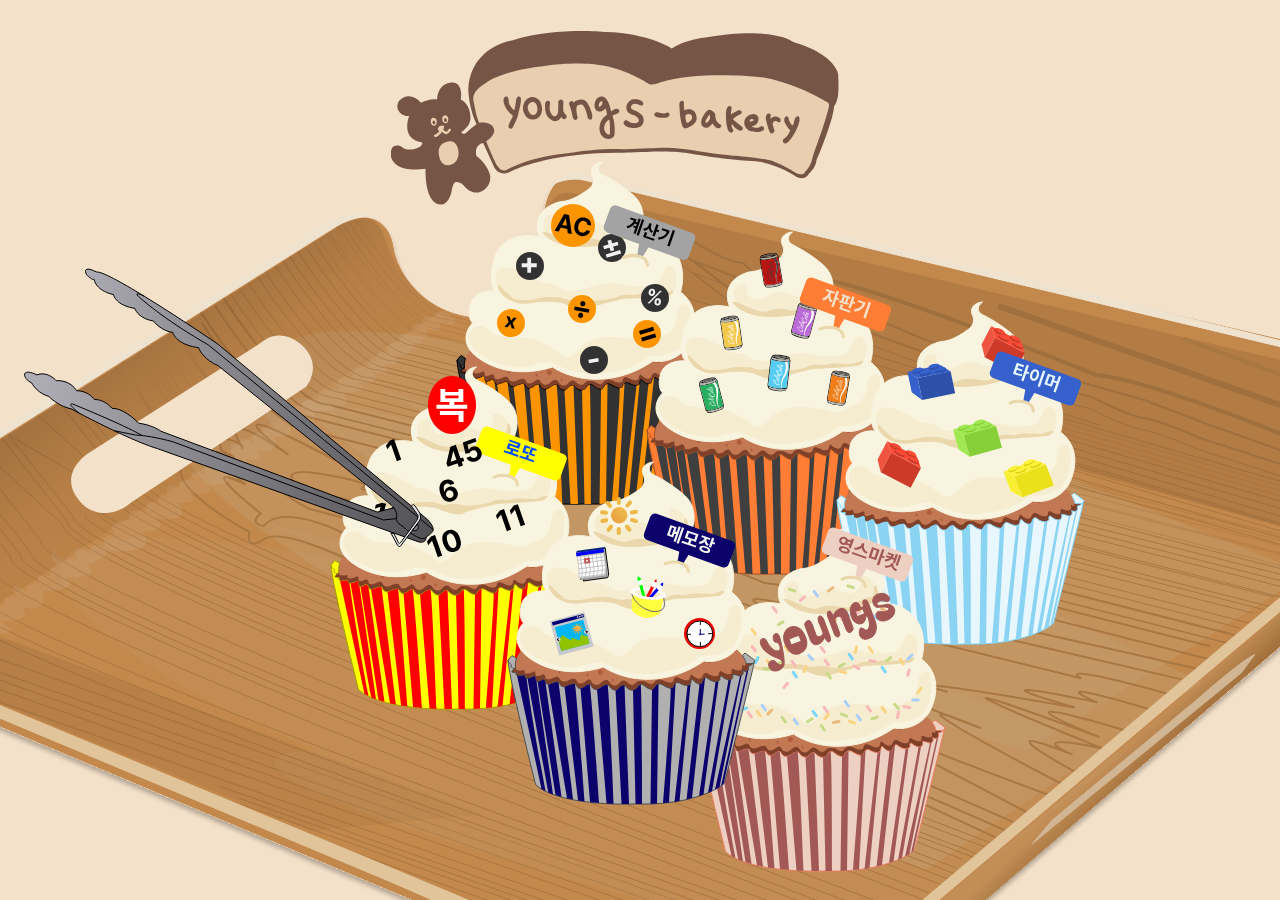
<file: index.html>
<!DOCTYPE html>
<html lang="ko-KR">
	<head>
		<meta charset="UTF-8" />
		<meta http-equiv="X-UA-Compatible" content="IE=edge" />
		<meta name="viewport" content="width=device-width, initial-scale=1.0" />
		<title>YOUNGMARKET</title>
		<style>
			body {
				background: #f4e1ca url("./images/bg-tray.svg") no-repeat top;
			}

			h1 {
				text-align: center;
				padding: 10px 0 25px 0;
				transform: translateX(-2%);
			}

			li {
				list-style: none;
			}

			button {
				background: none;
				border: none;
				cursor: pointer;
			}

			.breads {
				position: relative;
			}

			.bread_calculator,
			.bread_lotto,
			.bread_timer,
			.bread_youngsmarket,
			.bread_vendingmachine,
			.bread_memo {
				position: absolute;
			}

			.bread_calculator {
				top: 0;
				left: 35%;
				transform: translateY(-100px);
			}

			.bread_vendingmachine {
				top: 0;
				left: 50%;
				transform: translateY(-30px);
			}

			.bread_timer {
				top: 0;
				left: 65%;
				transform: translateY(40px);
			}

			.bread_lotto {
				top: 0;
				left: 25%;
				transform: translateY(105px);
			}

			.bread_memo {
				top: 0;
				left: 39%;
				transform: translateY(200px);
				z-index: 100;
			}

			.bread_youngsmarket {
				top: 0;
				left: 54%;
				transform: translateY(265px);
			}

			.tongs {
				position: absolute;
				/* transition: transform 0.1s ease; */
				z-index: 100;
			}
		</style>
	</head>
	<body>
		<h1><img src="./images/main-logo.svg" alt="로고" /></h1>
		<div class="container">
			<ul class="breads">
				<li class="bread_calculator">
					<a href="https://marrron.github.io/youngs-bakery-JO/calculator/"
						><button type="button">
							<img src="./images/bread_calculator.svg" alt="계산기" /></button
					></a>
				</li>
				<li class="bread_memo">
					<a href="https://marrron.github.io/youngs-bakery-JO/memo/"
						><button type="button">
							<img src="./images/bread_memo.svg" alt="메모장" /></button
					></a>
				</li>

				<li class="bread_lotto">
					<a href="https://marrron.github.io/youngs-bakery-JO/lotto/"
						><button type="button">
							<img src="./images/bread_lotto.svg" alt="로또" /></button
					></a>
				</li>
				<li class="bread_vendingmachine">
					<a href="https://marrron.github.io/youngs-bakery-JO/vending-machine/"
						><button type="button">
							<img
								src="./images/bread_vendingmachine.svg"
								alt="자판기"
							/></button
					></a>
				</li>
				<li class="bread_timer">
					<a href="https://marrron.github.io/youngs-bakery-JO/timer/"
						><button type="button">
							<img src="./images/bread_timer.svg" alt="타이머" /></button
					></a>
				</li>
				<li class="bread_youngsmarket">
					<a href=""
						><button type="button">
							<img
								src="./images/bread_youngsmarket.svg"
								alt="영스마켓"
							/></button
					></a>
				</li>
			</ul>
			<img class="tongs" src="./images/tongs.svg" alt="tongs" />
		</div>
		<script>
			document.addEventListener("mousemove", function (event) {
				const tongs = document.querySelector(".tongs");
				const x = event.clientX;
				const y = event.clientY;
				tongs.style.transform = `translate(${x - 100}px, ${y - 350}px)`;
			});

			document
				.querySelector(".tongs")
				.addEventListener("click", function (event) {
					const tongs = document.querySelector(".tongs");
					const x = event.clientX;
					const y = event.clientY;

					const liElements = document.querySelectorAll(".breads li");
					tongs.src = "./images/tongs_active.svg";

					liElements.forEach((li) => {
						const rect = li.getBoundingClientRect();
						console.log(rect, x, y);
						if (
							x >= rect.left &&
							x <= rect.right &&
							y >= rect.top &&
							y <= rect.bottom
						) {
							const link = li.querySelector("a");
							if (link) {
								setTimeout(() => {
									link.click();
								}, 300);
							}
						}
					});
				});
		</script>
	</body>
</html>
</file>
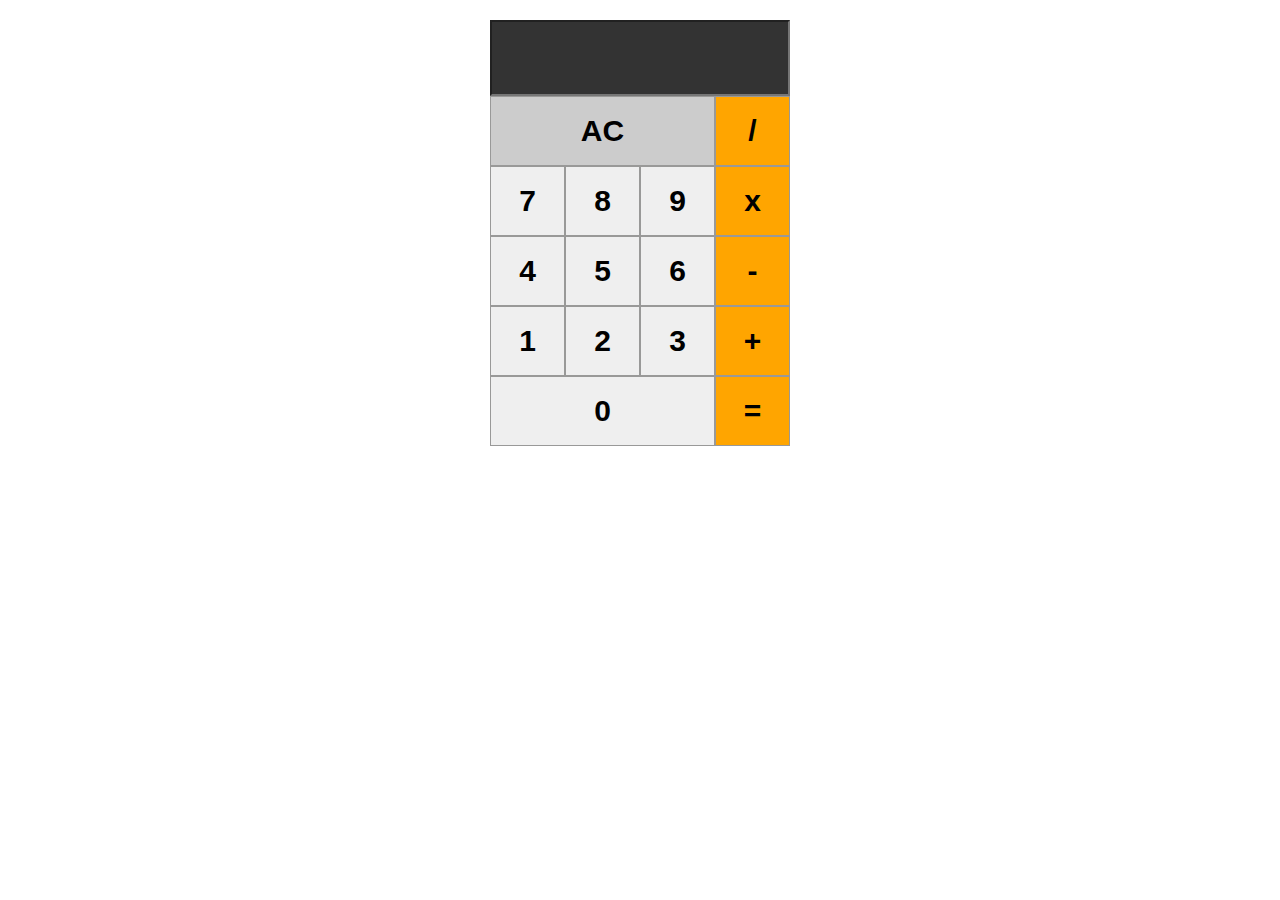
<file: calculator/index.html>
<!DOCTYPE html>
<html lang="en">
	<head>
		<meta charset="UTF-8" />
		<meta name="viewport" content="width=device-width, initial-scale=1.0" />
		<title>calculator</title>
		<link rel="stylesheet" href="reset.css" />
		<link rel="stylesheet" href="main.css" />
	</head>
	<body>
		<div class="calculator">
			<input type="text" id="result" readonly />
			<div class="button-wrap">
				<button class="clear" onclick="clearResult()">AC</button>
				<button class="operator" onclick="appendToResult('/')">/</button>
				<button onclick="appendToResult(7)">7</button>
				<button onclick="appendToResult(8)">8</button>
				<button onclick="appendToResult(9)">9</button>
				<button class="operator" onclick="appendToResult('*')">x</button>
				<button onclick="appendToResult(4)">4</button>
				<button onclick="appendToResult(5)">5</button>
				<button onclick="appendToResult(6)">6</button>
				<button class="operator" onclick="appendToResult('-')">-</button>
				<button onclick="appendToResult(1)">1</button>
				<button onclick="appendToResult(2)">2</button>
				<button onclick="appendToResult(3)">3</button>
				<button class="operator" onclick="appendToResult('+')">+</button>
				<button class="zero" onclick="appendToResult(0)">0</button>
				<button class="operator" onclick="calculateResult()">=</button>
			</div>
		</div>
		<script src="index.js"></script>
	</body>
</html>
</file>
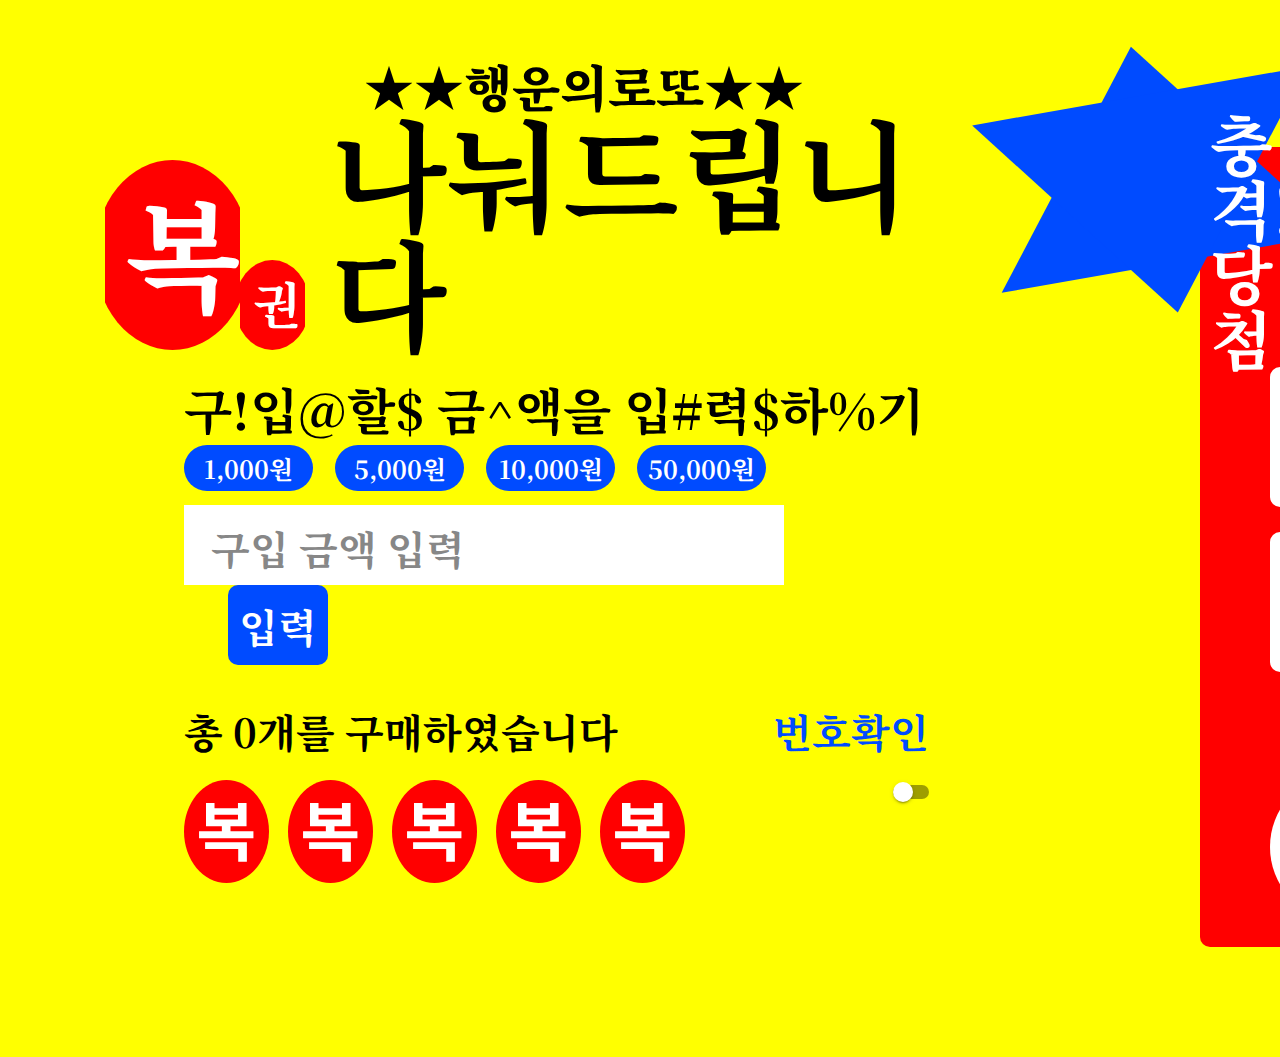
<file: lotto/index.html>
<!DOCTYPE html>
<html lang="en">
	<head>
		<meta charset="UTF-8" />
		<meta name="viewport" content="width=device-width, initial-scale=1.0" />
		<title>lotto</title>
		<link rel="stylesheet" href="reset.css" />
		<link rel="stylesheet" href="main.css" />
		<link rel="preconnect" href="https://fonts.googleapis.com" />
		<link rel="preconnect" href="https://fonts.gstatic.com" crossorigin />
		<link
			href="https://fonts.googleapis.com/css2?family=Noto+Serif+KR:wght@500;600;700;900&display=swap"
			rel="stylesheet"
		/>
	</head>
	<body>
		<div class="left-side">
			<p class="">★★행운의로또★★</p>
			<div class="lotto">
				<div class="bok"><span>복</span></div>
				<div class="kwon"><span>권</span></div>
				<p>나눠드립니다</p>
			</div>
			<div class="purchase-side">
				<p class="purchase">구!입@할$ 금^액을 입#력$하%기</p>
				<div class="btn">
					<button>1,000원</button>
					<button>5,000원</button>
					<button>10,000원</button>
					<button>50,000원</button>
				</div>
				<div class="input-side">
					<input type="number" placeholder="구입 금액 입력" />
					<button>입력</button>
				</div>
				<div class="check-side">
					<span>총 0개를 구매하였습니다</span>
					<span>번호확인</span>
				</div>
				<div class="bok-side">
					<div class="img-wrap">
						<img src="src/bok.svg" alt="" />
						<img src="src/bok.svg" alt="" />
						<img src="src/bok.svg" alt="" />
						<img src="src/bok.svg" alt="" />
						<img src="src/bok.svg" alt="" />
					</div>
					<label class="toggle">
						<input type="checkbox" class="toggle-btn" />
						<span></span>
					</label>
				</div>
			</div>
		</div>
		<div class="right-side">
			<p>충격!<br />당첨</p>
			<div class="triangle"></div>
			<div class="red-side">
				<div class="winning-number">
					<p>당첨번호</p>
					<div class="winning">
						<div><p></p></div>
						<div><p></p></div>
						<div><p></p></div>
						<div><p></p></div>
						<div><p></p></div>
						<div><p></p></div>
					</div>
					<p class="bonus-number">뽀나스번호</p>
					<div class="bonus">
						<div><p></p></div>
						<div class="button-wrap">
							<button class="auto-result">당첨 번호 자동입력</button>
							<button class="result">결과 확인하기</button>
						</div>
					</div>
				</div>
			</div>
		</div>

		<dialog class="modal">
			<div>
				<h2><span>★</span>당첨통계<span>★</span></h2>
				<table>
					<thead>
						<tr>
							<th>일치 갯수</th>
							<th>당첨금</th>
							<th>당첨 갯수</th>
						</tr>
					</thead>
					<tbody>
						<tr>
							<td>0 ~ 2개</td>
							<td>0</td>
							<td>1개</td>
						</tr>
						<tr>
							<td>3개</td>
							<td>5,000</td>
							<td>0개</td>
						</tr>
						<tr>
							<td>4개</td>
							<td>50,000</td>
							<td>0개</td>
						</tr>
						<tr>
							<td>5개</td>
							<td>1,500,000</td>
							<td>0개</td>
						</tr>
						<tr>
							<td>5개 + 보너스볼</td>
							<td>30,000,000</td>
							<td>0개</td>
						</tr>
						<tr>
							<td>6개</td>
							<td>2,000,000,000</td>
							<td>0개</td>
						</tr>
					</tbody>
				</table>
				<p class="rate-of-return">당신의 총 수익률은 -100.00%입니다.</p>
				<button class="restart">다시 시작하기</button>
			</div>
		</dialog>
		<script src="index.js"></script>
	</body>
</html>
</file>
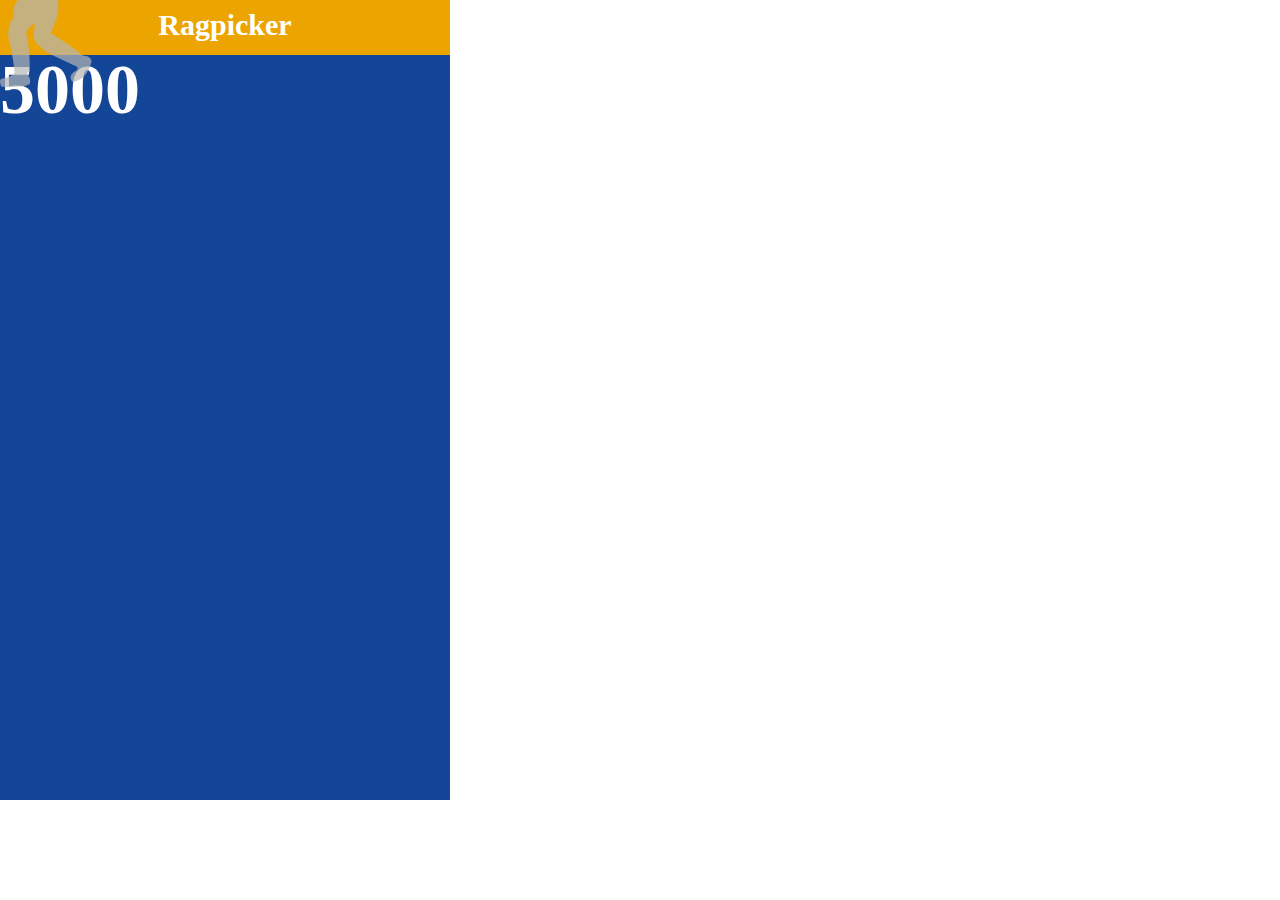
<file: ragpicker/index.html>
<!DOCTYPE html>
<html lang="en">
	<head>
		<meta charset="UTF-8" />
		<meta name="viewport" content="width=device-width, initial-scale=1.0" />
		<link rel="stylesheet" href="main.css" />
		<link rel="stylesheet" href="reset.css" />
		<title>ragpicker</title>
	</head>
	<body>
		<div class="wrapper">
			<header><p>Ragpicker</p></header>
			<section>
				<p class="stepcount">5000</p>
				<img src="src/vector.svg" alt="" />
			</section>
		</div>

		<script src="index.js"></script>
	</body>
</html>
</file>
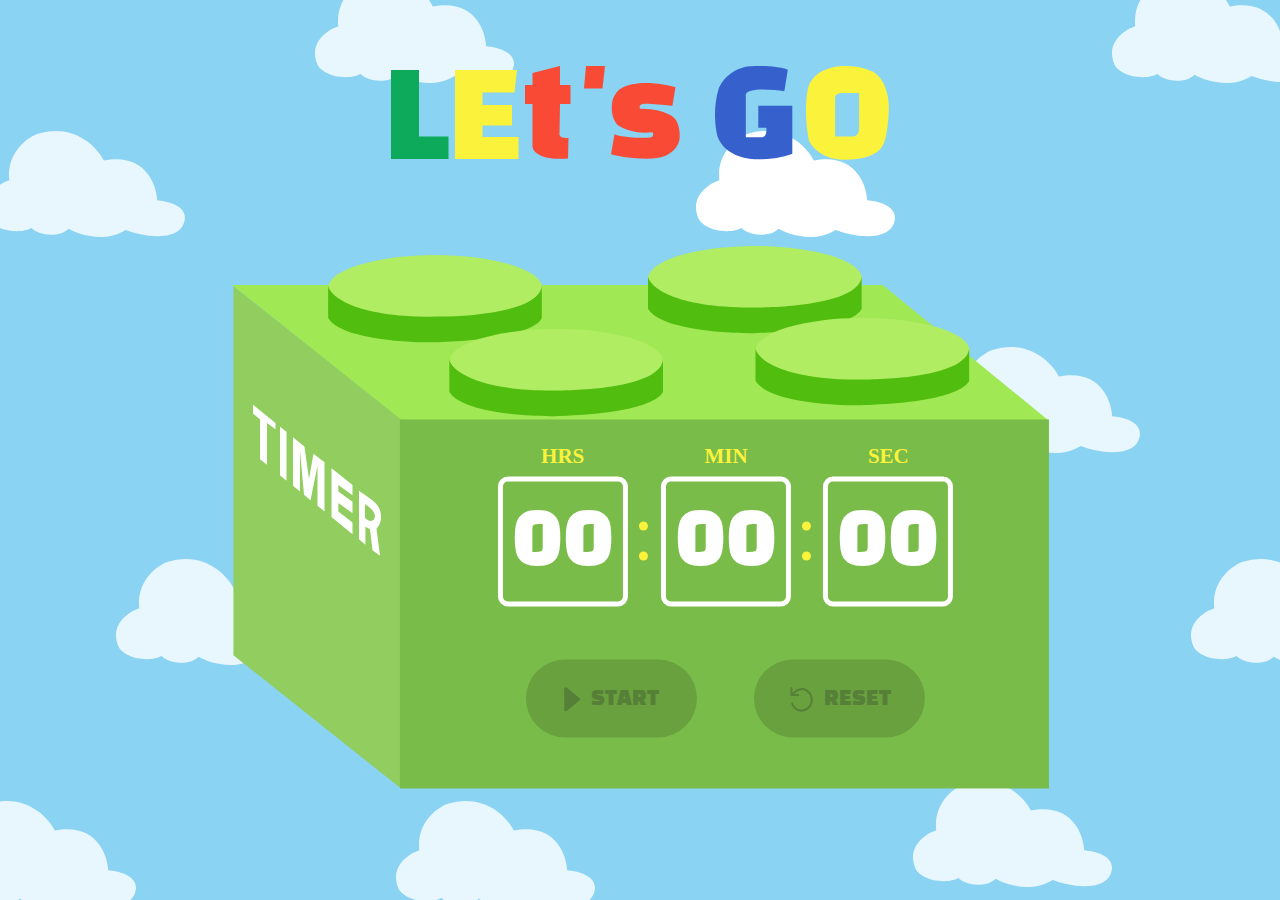
<file: timer/index.html>
<!DOCTYPE html>
<html lang="en">
	<head>
		<meta charset="UTF-8" />
		<meta name="viewport" content="width=device-width, initial-scale=1.0" />
		<title>Timer</title>
		<link rel="preconnect" href="https://fonts.googleapis.com" />
		<link rel="preconnect" href="https://fonts.gstatic.com" crossorigin />
		<link
			href="https://fonts.googleapis.com/css2?family=Black+Han+Sans&display=swap"
			rel="stylesheet"
		/>
		<link rel="stylesheet" href="reset.css" />
		<link rel="stylesheet" href="main.css" />
	</head>
	<body>
		<div class="wrapper">
			<h1 class="logo"><img src="src/Logo.svg" alt="" /></h1>
			<img src="src/logo-TIMER.svg" alt="" class="logo-timer" />
			<div class="main-box">
				<div class="img-main-box-top">
					<img src="src/main-box-top.svg" alt="" />
				</div>
				<div class="side-face"></div>
				<div class="timer">
					<div class="time">
						<p class="txt-hrs">
							HRS
							<input
								type="number"
								class="inp-hrs"
								value="00"
								min="0"
								max="59"
							/>
						</p>
						<p class="txt-min">
							MIN
							<input
								type="number"
								class="inp-min"
								value="00"
								min="0"
								max="59"
							/>
						</p>
						<p class="txt-sec">
							SEC
							<input
								type="number"
								class="inp-sec"
								value="00"
								min="0"
								max="59"
							/>
						</p>
					</div>
					<div class="button-set">
						<button class="btn-start">
							<img
								src="src/start-button-disabled.svg"
								class="img-start"
								alt=""
							/>
							<span class="txt-start">START</span>
						</button>
						<button class="btn-reset">
							<img
								src="src/reset-button-disabled.svg"
								class="img-reset"
								alt=""
							/>
							<span class="txt-reset">RESET</span>
						</button>
					</div>
				</div>
			</div>
		</div>
		<script src="index.js"></script>
	</body>
</html>
</file>
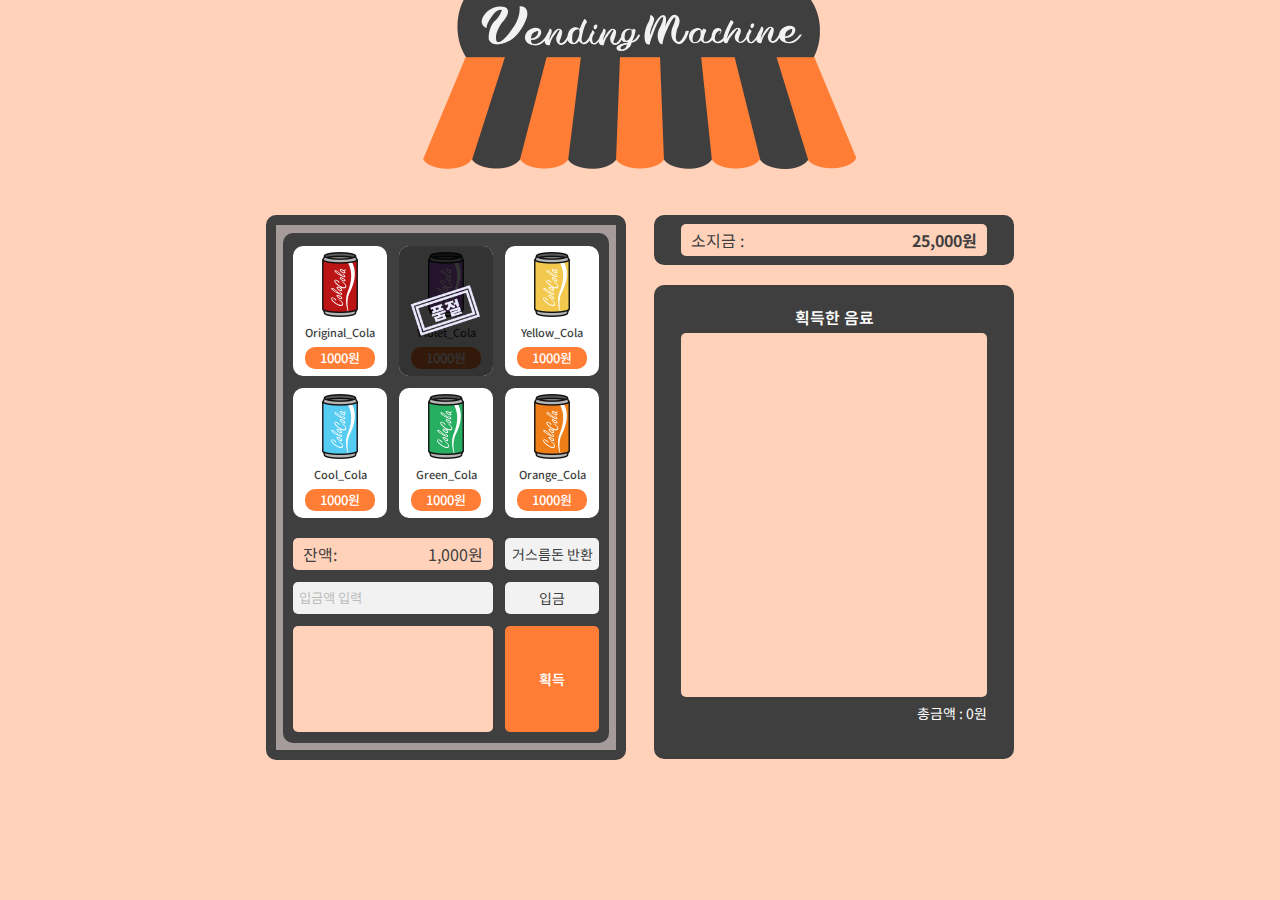
<file: vending-machine/index.html>
<!DOCTYPE html>
<html lang="en">
	<head>
		<meta charset="UTF-8" />
		<meta name="viewport" content="width=device-width, initial-scale=1.0" />
		<title>vending-machine</title>
		<link rel="preconnect" href="https://fonts.googleapis.com" />
		<link rel="preconnect" href="https://fonts.gstatic.com" crossorigin />
		<link
			href="https://fonts.googleapis.com/css2?family=Noto+Sans+KR:wght@500;600;700&display=swap"
			rel="stylesheet"
		/>
		<link rel="stylesheet" href="reset.css" />
		<link rel="stylesheet" href="main.css" />
	</head>
	<body>
		<header class="title">
			<h1>
				<img src="src/logo.png" alt="" />
			</h1>
		</header>
		<main class="wrapper">
			<div class="left-side">
				<div class="vending-machine">
					<div class="menu">
						<ul class="list-menu">
							<li class="list-cola">
								<button class="btn-cola">
									<img src="src/Original_Cola.png" class="img-cola" />
									<strong class="cola-name">Original_Cola</strong>
									<span class="cola-price">1000원</span>
								</button>
							</li>
							<li class="list-cola">
								<button class="btn-cola sold-out">
									<img src="src/Violet_Cola.png" class="img-cola" />
									<strong class="cola-name">Violet_Cola</strong>
									<span class="cola-price">1000원</span>
								</button>
							</li>
							<li class="list-cola">
								<button class="btn-cola">
									<img src="src/Yellow_Cola.png" class="img-cola" />
									<strong class="cola-name">Yellow_Cola</strong>
									<span class="cola-price">1000원</span>
								</button>
							</li>
							<li class="list-cola">
								<button class="btn-cola">
									<img src="src/Cool_Cola.png" class="img-cola" />
									<strong class="cola-name">Cool_Cola</strong>
									<span class="cola-price">1000원</span>
								</button>
							</li>
							<li class="list-cola">
								<button class="btn-cola">
									<img src="src/Green_Cola.png" class="img-cola" />
									<strong class="cola-name">Green_Cola</strong>
									<span class="cola-price">1000원</span>
								</button>
							</li>
							<li class="list-cola">
								<button class="btn-cola">
									<img src="src/Orange_Cola.png" class="img-cola" />
									<strong class="cola-name">Orange_Cola</strong>
									<span class="cola-price">1000원</span>
								</button>
							</li>
						</ul>
					</div>
					<div class="balance">
						<p class="my-balance">
							잔액:
							<span>1,000원</span>
						</p>
						<button class="btn-change">거스름돈 반환</button>
					</div>
					<div class="deposit">
						<input
							type="number"
							placeholder="입금액 입력"
							class="input-deposit"
						/>
						<button class="btn-deposit">입금</button>
					</div>
					<div class="earning">
						<ul class="ul-earning">
							<!-- <li class="list-earning">
								<img src="src/Original_Cola.png" class="small-cola" />
								<p class="earning-cola">Original_Cola</p>
								<p class="cola-quantity">1</p>
							</li>
							<li class="list-earning">
								<img src="src/Original_Cola.png" class="small-cola" />
								<p class="earning-cola">Original_Cola</p>
								<p class="cola-quantity">1</p>
							</li> -->
						</ul>
						<button class="btn-earning">획득</button>
					</div>
				</div>
			</div>
			<div class="right-side">
				<div class="wallet">
					<div class="my-money">
						소지금 :
						<span>25,000원</span>
					</div>
				</div>
				<div class="my-bag">
					<p>획득한 음료</p>
					<ul class="purchased-drinks">
						<!-- <li class="list-earning">
							<img src="src/Original_Cola.png" class="small-cola" />
							<p class="earning-cola">Original_Cola</p>
							<p class="cola-quantity">1</p>
						</li>
						<li class="list-earning">
							<img src="src/Orange_Cola.png" class="small-cola" />
							<p class="earning-cola">Orange_Cola</p>
							<p class="cola-quantity">1</p>
						</li> -->
					</ul>
					<span class="amount">총금액 : 0원</span>
				</div>
			</div>
		</main>
		<script src="index.js"></script>
	</body>
</html>
</file>
<file: calculator/main.css>
.calculator {
	width: 300px;
	margin: 0 auto;
	padding: 20px;
}
.button-wrap {
	display: grid;
	grid-template-columns: repeat(4, 1fr);
	border-collapse: collapse;
}
.clear {
	grid-column: 1/4;
	background-color: #ccc;
}
.zero {
	grid-column: 1/4;
}
input {
	width: 292px;
	height: 70px;
	background-color: #333;
	color: white;
	font-size: 30px;
	text-align: right;
	font-weight: 600;
}
button {
	border: 1px solid #999998;
	height: 70px;
	font-size: 30px;
	font-weight: 600;
}
button:hover {
	opacity: 0.6;
}
.operator {
	background-color: #ffa500;
}
</file>
<file: lotto/main.css>
* {
	box-sizing: border-box;
	font-family: "Noto Serif KR", serif;
	font-weight: 700;
}
body {
	font-family: "Noto Serif KR", serif;
	font-weight: 700;
	background-color: #ffff00;
	display: flex;
	height: 100%;
	overflow: hidden;
}
.left-side {
	padding: 60px 0 0 105px;
}
.left-side > p:nth-child(1) {
	padding-left: 259px;
	font-weight: 900;
	font-size: 50px;
}
.right-side {
	padding: 45px 130px 32px 51px;
}
.lotto {
	display: flex;
	align-items: flex-end;
}
.bok {
	background-color: #ff0000;
	width: 157px;
	height: 190px;
	/* 오 width랑 height 반반씩 하면 원하는 타원이 나옴 */
	clip-path: ellipse(78px 95px);
	display: flex;
	position: relative;
}
.bok > span {
	color: white;
	font-size: 120px;
	position: absolute;
	top: 30px;
	left: 20px;
}
.kwon {
	background-color: #ff0000;
	width: 75px;
	height: 90px;
	clip-path: ellipse(37.5px 45px);
	display: flex;
	position: relative;
}
.kwon > span {
	color: white;
	font-size: 50px;
	position: absolute;
	top: 17px;
	left: 13px;
}
.lotto > p {
	font-size: 120px;
	padding-left: 26px;
}
.purchase-side {
	padding: 33px 0 0 79px;
}
.purchase {
	font-size: 50px;
}
.btn {
	margin-top: 12px;
	margin-bottom: 14px;
}
.btn > button {
	width: 129px;
	height: 46px;
	background-color: #004bff;
	border: none;
	border-radius: 30px;
	font-size: 25px;
	color: white;
	margin-right: 18px;
	cursor: pointer;
}
.input-side > input {
	width: 600px;
	height: 80px;
	border: none;
	font-size: 40px;
	padding: 18px 0 14px 27px;
}
input::placeholder {
	color: #878787;
	font-size: 40px;
	font-family: "Noto Serif KR", serif;
}
.input-side > button {
	width: 100px;
	height: 80px;
	background-color: #004bff;
	color: white;
	font-size: 40px;
	border: none;
	border-radius: 10px;
	margin-left: 44px;
	cursor: pointer;
}
.check-side {
	width: 745px;
	margin-top: 46px;
	font-size: 40px;
	margin-bottom: 29px;
	display: flex;
	justify-content: space-between;
}
.check-side > span:nth-child(2) {
	color: #004bff;
}
.bok-side {
	margin-bottom: 10px;
	width: 745px;
	display: flex;
	justify-content: space-between;
}
.bok-side > .img-wrap > img {
	margin-right: 15px;
}
/* 퍼옴~ */
.toggle {
	position: relative;
}
.toggle > input {
	appearance: none;
	-moz-appearance: none;
	-webkit-appearance: none;
	z-index: -1;
	position: absolute;
	right: 6px;
	top: -8px;
	display: block;
	margin: 0;
	border-radius: 50%;
	width: 40px;
	height: 40px;
	outline: none;
	opacity: 0;
	transform: scale(1);
	pointer-events: none;
	transition: opacity 0.3s 0.1s, transform 0.2s 0.1s;
}
.toggle > span {
	display: inline-block;
	width: 100%;
	cursor: pointer;
}
.toggle > span::before {
	content: "";
	/* float: right; */
	display: inline-block;
	margin: 5px 0 5px 10px;
	border-radius: 7px;
	width: 36px;
	height: 14px;
	background-color: rgba(0, 0, 0, 0.38);
	vertical-align: top;
	transition: background-color 0.2s, opacity 0.2s;
}
.toggle > span::after {
	content: "";
	position: absolute;
	top: 2px;
	right: 16px;
	border-radius: 50%;
	width: 20px;
	height: 20px;
	background-color: white;
	box-shadow: 0 3px 1px -2px rgba(0, 0, 0, 0.2), 0 2px 2px 0 rgba(0, 0, 0, 0.14),
		0 1px 5px 0 rgba(0, 0, 0, 0.12);
	transition: background-color 0.2s, transform 0.2s;
}
.toggle > input:checked + span::before {
	background-color: rgba(0, 0, 0, 0.38);
}
.toggle > input:checked + span::after {
	background-color: #004bff;
	transform: translateX(16px);
}
/* ~퍼옴 */
.number-wrap {
	width: 485px;
	font-size: 50px;
	display: flex;
	justify-content: space-between;
	margin-bottom: 10px;
}
.triangle {
	width: 0;
	height: 0;
	border-left: 170px solid transparent;
	border-right: 170px solid transparent;
	border-bottom: 220px solid #004bff;
	position: relative;
	transform: rotate(-10deg);
}
.triangle::after {
	width: 0;
	height: 0;
	border-left: 170px solid transparent;
	border-right: 170px solid transparent;
	border-top: 220px solid #004bff;
	position: absolute;
	content: "";
	top: 50px;
	left: -170px;
}
.right-side > p:nth-child(1) {
	color: white;
	position: absolute;
	font-size: 65px;
	z-index: 10;
	top: 110px;
	left: 1210px;
}
.red-side {
	width: 580px;
	height: 800px;
	background-color: #ff0000;
	color: white;
	border: none;
	border-radius: 10px;
	position: absolute;
	top: 147px;
	left: 1200px;
	z-index: -1;
}
.winning-number {
	padding: 120px 70px;
}
.winning-number > p:nth-child(1) {
	font-size: 65px;
	margin-left: 100px;
	margin-bottom: 35px;
}
.winning {
	display: flex;
	flex-wrap: wrap;
	justify-content: space-between;
}
.winning > div {
	width: 130px;
	height: 140px;
	background-color: white;
	margin-bottom: 25px;
	border-radius: 10px;
}
.winning > div > p {
	color: black;
	font-size: 80px;
	text-align: center;
	padding-top: 25px;
}
.bonus-number {
	font-size: 65px;
	margin-left: 70px;
}
.bonus > div > p {
	color: black;
	font-size: 80px;
	text-align: center;
	padding-top: 25px;
}
.bonus {
	display: flex;
	justify-content: space-between;
	margin-top: 15px;
}
.bonus > div:nth-child(1) {
	width: 130px;
	height: 140px;
	border-radius: 50%;
	background-color: white;
}
.button-wrap {
	display: flex;
	flex-direction: column;
}
.auto-result,
.result {
	width: 245px;
	height: 70px;
	background-color: #004bff;
	color: white;
	border: none;
	border-radius: 10px;
	font-size: 28px;
	margin-bottom: 10px;
	cursor: pointer;
	z-index: 100;
	position: relative;
}
.modal {
	position: absolute;
	display: none;
	justify-content: center;
	top: 0;
	left: 0;
	width: 100%;
	height: 100%;
	background-color: rgba(0, 0, 0, 0.8);
	z-index: 20;
}
.modal > div {
	width: 580px;
	height: 900px;
	margin: 100px auto;
	background-color: #ff0000;
	padding: 100px 54px 40px 54px;
}
h2 {
	font-size: 60px;
	color: white;
	margin-bottom: 74px;
	margin-left: 55px;
}
h2 > span {
	font-size: 60px;
	color: #ffff00;
}
table {
	color: white;
	font-size: 20px;
	width: 100%;
	border-top: 2px solid white;
	border-collapse: collapse;
	margin-bottom: 20px;
}
td,
th {
	border-bottom: 2px solid white;
	padding: 20px;
}
.modal > div > p {
	color: white;
	font-size: 25px;
	text-align: center;
	margin-bottom: 20px;
}
.modal > div > button {
	width: 300px;
	height: 80px;
	background-color: #004bff;
	color: white;
	border: none;
	border-radius: 10px;
	font-size: 40px;
	cursor: pointer;
	margin-left: 86px;
}
input[type="number"]::-webkit-outer-spin-button,
input[type="number"]::-webkit-inner-spin-button {
	-webkit-appearance: none;
	margin: 0;
}
</file>
<file: ragpicker/main.css>
.wrapper {
	width: 450px;
	height: 800px;
}
header {
	width: 100%;
	height: 55px;
	color: white;
	background-color: #eca500;
	text-align: center;
}
header > p {
	font-size: 30px;
	font-weight: 900;
	padding-top: 10px;
}
section {
	background-color: #134697;
	width: 100%;
	height: 745px;
}
section > p {
	font-size: 70px;
	font-weight: 900;
	color: #fff;
	position: relative;
}
section > img {
	position: absolute;
	text-align: center;
	top: -100px;
}
</file>
<file: timer/main.css>
* {
	box-sizing: border-box;
	font-family: "Black Han Sans", sans-serif;
}
body {
	background-image: url("src/main-bg.svg");
}
.logo > img {
	display: block;
	margin: 66px auto 86.24px;
}
.main-box {
	position: relative;
}
.img-main-box-top {
	position: absolute;
	left: 50%;
	transform: translate(-50%, 0);
}
.side-face {
	width: 168px;
	height: 369.05px;
	background-color: #92cd5f;
	transform: translate(-242%, 29%) skewY(38.5deg);
	position: absolute;
	left: 50%;
	top: 50%;
	display: flex;
	justify-content: center;
	align-items: center;
}
.timer {
	width: 648.79px;
	height: 369.05px;
	background-color: #7abc49;
	position: absolute;
	left: 50%;
	top: 50%;
	transform: translate(-37%, 47%);
}
.logo-timer {
	display: flex;
	position: absolute;
	transform: translate(-300%, -30%);
	left: 50%;
	top: 50%;
	z-index: 10;
}
.time {
	display: flex;
	padding: 27px 79.79px 53.05px 81px;
}
input {
	width: 130px;
	height: 130px;
	border-radius: 10px;
	border: 5px #fff solid;
	background: transparent;
	margin-top: 9px;
	color: #fff;
	text-align: center;
	font-size: 85px;
}
input:focus {
	outline: none;
}
/* number 화살표 없애는 코드 */
input[type="number"]::-webkit-outer-spin-button,
input[type="number"]::-webkit-inner-spin-button {
	-webkit-appearance: none;
	margin: 0;
}
.txt-hrs,
.txt-min,
.txt-sec {
	text-align: center;
	color: #fbf23b;
	font-size: 21px;
	font-weight: 600;
	position: relative;
}
.txt-hrs::after {
	display: block;
	width: 9px;
	height: 9px;
	background-color: #fbf23b;
	border-radius: 50px;
	content: "";
	position: absolute;
	top: 75px;
	left: 158px;
}
.txt-hrs::before {
	display: block;
	width: 9px;
	height: 9px;
	background-color: #fbf23b;
	border-radius: 50px;
	content: "";
	position: absolute;
	top: 105px;
	left: 158px;
}
.txt-min::after {
	display: block;
	width: 9px;
	height: 9px;
	background-color: #fbf23b;
	border-radius: 50px;
	content: "";
	position: absolute;
	top: 75px;
	left: 158px;
}
.txt-min::before {
	display: block;
	width: 9px;
	height: 9px;
	background-color: #fbf23b;
	border-radius: 50px;
	content: "";
	position: absolute;
	top: 105px;
	left: 158px;
}
button {
	width: 171px;
	height: 78px;
	background-color: #69a13f;
	border: none;
	border-radius: 50px;
	font-size: 20px;
	color: #568037;
}

.btn-start {
	margin-right: 57px;
}
.button-set {
	display: flex;
	padding: 0px 0px 0px 126px;
}
button > img {
	margin-right: 5px;
	vertical-align: middle;
}
</file>
<file: vending-machine/main.css>
* {
	box-sizing: border-box;
	font-family: "Noto Sans KR", sans-serif;
}
body {
	background-color: #ffd2b9;
}
h1 > img {
	width: 434px;
	margin: 0 auto 46px;
	display: block;
}
.wrapper {
	display: flex;
	margin: 0 auto;
	justify-content: center;
}
.vending-machine {
	width: 326px;
	height: 510px;
	background-color: #3f3f3f;
	border-radius: 10px;
	padding: 13px 10px 0 10px;
}
.left-side {
	margin-right: 28px;
	width: 360px;
	height: 545px;
	background-color: #a59b9b;
	border: 10px solid #3f3f3f;
	border-radius: 10px;
	padding: 8px 7px 7px 7px;
}
.wallet {
	width: 360px;
	height: 50px;
	background-color: #3f3f3f;
	margin-bottom: 20px;
	border-radius: 10px;
	padding: 9px 27px;
}
.my-bag {
	width: 360px;
	height: 474px;
	background-color: #3f3f3f;
	border-radius: 10px;
}
.my-money {
	width: 306px;
	height: 32px;
	background-color: #ffd2b9;
	padding: 6px 10px 6px 10px;
	display: flex;
	border-radius: 5px;
	align-items: center;
	justify-content: space-between;
	color: #3f3f3f;
}
.my-money > span {
	font-weight: 700;
}
.list-menu {
	display: flex;
	flex-wrap: wrap;
	justify-content: space-between;
}
.list-cola {
	background-color: white;
	width: 94px;
	height: 130px;
	border-radius: 10px;
	margin-bottom: 12px;
	padding-bottom: 9px;
	position: relative;
}
.list-cola:hover {
	outline: solid 3px #ff7d35;
}
.btn-cola {
	width: 94px;
	height: 130px;
	border: 0;
	background-color: transparent;
	padding: 0;
	cursor: pointer;
}
.cola-name {
	font-size: 11px;
	text-align: center;
	display: block;
	margin: 3px 0 7px 0;
	font-weight: 500;
	color: #3f3f3f;
}
.img-cola {
	width: 36px;
	height: 65px;
	margin: 0px 29px 0px 29px;
}
.cola-price {
	display: block;
	width: 70px;
	height: 22px;
	background-color: #ff7d35;
	color: white;
	border-radius: 10px;
	margin: 0 auto;
	font-size: 13px;
	line-height: 22px;
	font-weight: 500;
}
.btn-cola.sold-out::before {
	width: 94px;
	height: 130px;
	content: " ";
	position: absolute;
	left: 100px;
	inset: 0;
	background-color: rgba(0, 0, 0, 0.8);
	border-radius: 10px;
}
.btn-cola.sold-out::after {
	width: 94px;
	height: 130px;
	content: " ";
	position: absolute;
	z-index: 10;
	inset: 0;
	background: no-repeat center/ 80% url(./src/Sold-out.png);
	cursor: not-allowed;
}
.balance {
	margin-top: 8px;
	display: flex;
	justify-content: space-between;
}
.my-balance {
	width: 200px;
	height: 32px;
	background-color: #ffd2b9;
	border-radius: 5px;
	padding: 6px 10px 6px 10px;
	font-size: 16px;
	display: flex;
	align-items: center;
	justify-content: space-between;
	color: #3f3f3f;
}
.btn-change {
	width: 94px;
	height: 32px;
	background-color: #f2f2f2;
	color: #3f3f3f;
	border-radius: 5px;
	font-size: 14px;
	padding: 0;
	border: none;
}
.deposit {
	margin-top: 12px;
	display: flex;
	justify-content: space-between;
}
.input-deposit {
	width: 200px;
	height: 32px;
	padding: 6px 0 7px 6px;
	border-radius: 5px;
	border: none;
	background-color: #f2f2f2;
}
input::placeholder {
	color: #bdbdbd;
}
.btn-deposit {
	width: 94px;
	height: 32px;
	background-color: #f2f2f2;
	color: #3f3f3f;
	border-radius: 5px;
	font-size: 14px;
	padding: 0;
	border: none;
}
.earning {
	margin-top: 12px;
	display: flex;
	justify-content: space-between;
}
.ul-earning {
	width: 200px;
	height: 106px;
	border-radius: 5px;
	background-color: #ffd2b9;
	padding: 12px 8px 0 12px;
	overflow-y: scroll;
	overflow-x: hidden;
}
.ul-earning::-webkit-scrollbar {
	width: 10px;
}
.ul-earning::-webkit-scrollbar-thumb {
	border-radius: 50px;
	background-color: #fff;
	background-clip: padding-box;
	border: 3px solid transparent;
}
.btn-earning {
	width: 94px;
	height: 106px;
	background-color: #ff7d35;
	color: white;
	border: none;
	border-radius: 5px;
	font-size: 14px;
	font-weight: 600;
}
.list-earning {
	background-color: #fff;
	border: none;
	border-radius: 5px;
	width: 100%;
	height: 46px;
	padding: 6px 8px 7px 10px;
	display: flex;
	margin-bottom: 6px;
	width: 100%;
}
.earning-cola {
	font-size: 11px;
	line-height: 35px;
}
.cola-quantity {
	margin-left: auto;
	width: 30px;
	height: 30px;
	border: 1px solid #bdbdbd;
	border-radius: 5px;
	align-items: center;
	justify-content: center;
	display: flex;
	font-size: 16px;
	vertical-align: baseline;
}
.small-cola {
	width: 18px;
	height: 33px;
	margin-right: 10px;
}
.my-bag {
	padding: 24px 27px 0 27px;
}
.my-bag > p {
	color: white;
	font-size: 16px;
	font-weight: 600;
	text-align: center;
	margin-bottom: 8px;
}
.purchased-drinks {
	width: 306px;
	height: 364px;
	background-color: #ffd2b9;
	border-radius: 5px;
	border: none;
	margin-bottom: 9px;
	padding: 12px 12px 18px 12px;
}
.my-bag > span {
	color: white;
	font-size: 14px;
	text-align: right;
	display: block;
}
@media (max-width: 360px) {
	body {
		background-color: #3f3f3f;
	}
	h1 > img {
		display: none;
	}
	h1 {
		width: 186px;
		height: 97px;
		display: block;
		margin: 0 auto;
		background-image: url("src/Mobile_Logo.png");
		background-size: cover;
	}
	.wrapper {
		display: flex;
		flex-direction: column;
	}
}
</file>
